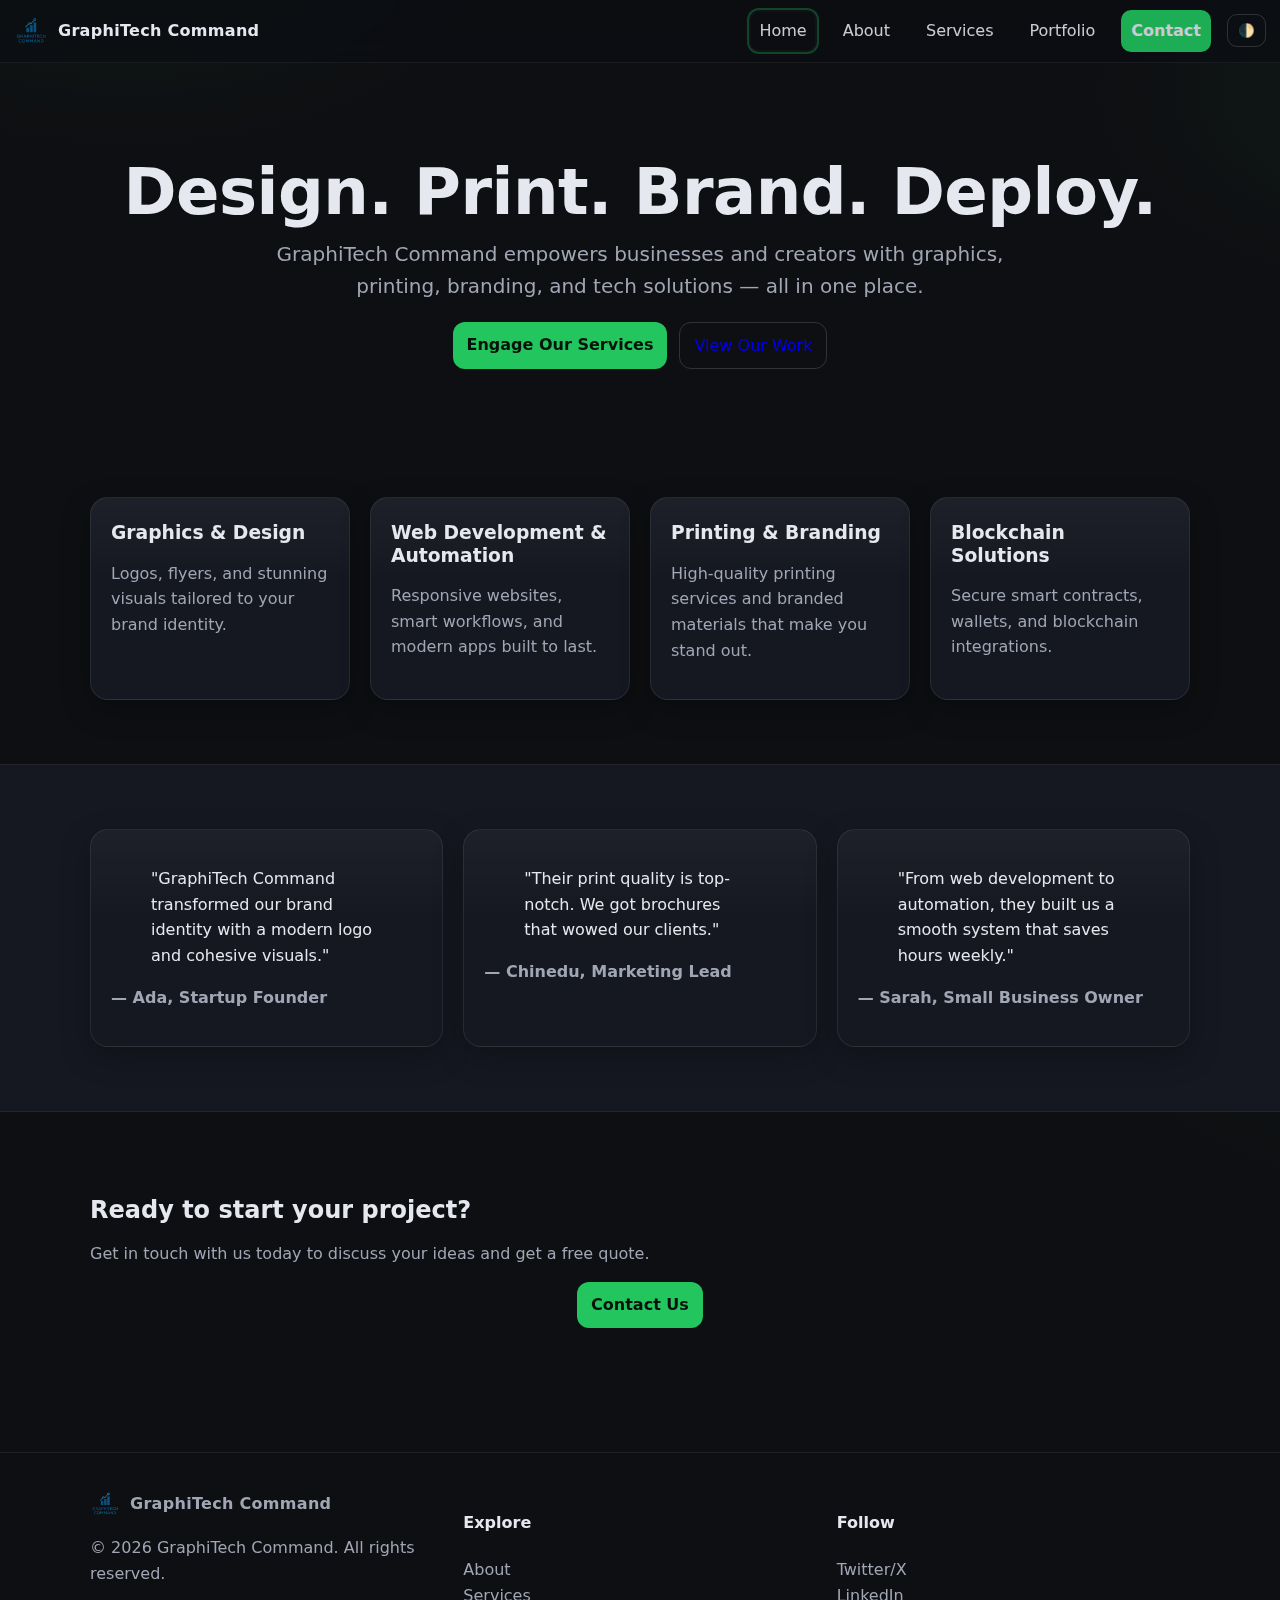
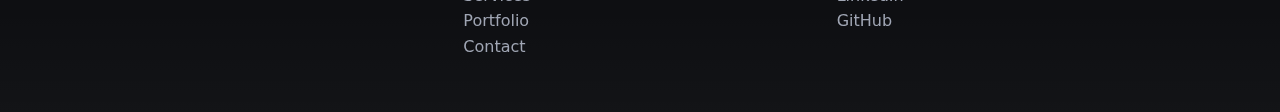
<file: index.html>
<!DOCTYPE html>
<html lang="en">
<head>
  <meta charset="utf-8" />
  <meta name="viewport" content="width=device-width, initial-scale=1" />
  <title>GraphiTech Command — Design. Print. Brand. Deploy.</title>
  <meta name="description" content="GraphiTech Command: graphics design, printing, branding, tutorials, services, and tools to design, build, and deploy modern solutions." />
  <meta name="keywords" content="graphics, design, printing, branding, web development, blockchain, automation, services, tools" />
  <link rel="canonical" href="https://www.yourwebsite.com/" />
  <link rel="stylesheet" href="assets/styles.css" />
  <link rel="icon" href="assets/logo.png" />
  <link rel="preconnect" href="https://fonts.googleapis.com">
  <link rel="preconnect" href="https://fonts.gstatic.com" crossorigin>
  <link href="https://fonts.googleapis.com/css2?family=Inter:wght@400;500;600;700&display=swap" rel="stylesheet">
</head>
<body>
  <header class="site-header">
    <a class="brand" href="index.html" aria-label="GraphiTech Command home">
      <img src="assets/logo.png" alt="GraphiTech Command logo" width="34" height="34" />
      <span>GraphiTech Command</span>
    </a>
    <nav id="main-nav" class="nav">
      <a href="index.html" class="active" aria-label="Home page" aria-current="page">Home</a>
      <a href="about.html" aria-label="About us page">About</a>
      <a href="services.html" aria-label="Our services page">Services</a>
      <a href="portfolio.html" aria-label="Portfolio page">Portfolio</a>
      <a href="contact.html" class="btn btn--primary" aria-label="Contact us page">Contact</a>
      <button id="themeToggle" class="icon-btn" aria-label="Toggle theme" title="Toggle theme">🌓</button>
    </nav>
    <button id="menuToggle" class="menu-toggle" aria-label="Toggle navigation" aria-expanded="false">☰</button>
  </header>

  <main>
    <section class="hero">
      <div class="container">
        <h1>Design. Print. Brand. Deploy.</h1>
        <p>GraphiTech Command empowers businesses and creators with graphics, printing, branding, and tech solutions — all in one place.</p>
        <div class="actions">
          <a href="services.html" class="btn btn--primary">Engage Our Services</a>
          <a href="portfolio.html" class="btn btn--ghost">View Our Work</a>
        </div>
      </div>
    </section>

    <section class="section">
      <div class="container grid cols-2">
        <div class="card">
          <h3>Graphics & Design</h3>
          <p class="muted">Logos, flyers, and stunning visuals tailored to your brand identity.</p>
        </div>
        <div class="card">
          <h3>Web Development & Automation</h3>
          <p class="muted">Responsive websites, smart workflows, and modern apps built to last.</p>
        </div>
        <div class="card">
          <h3>Printing & Branding</h3>
          <p class="muted">High-quality printing services and branded materials that make you stand out.</p>
        </div>
        <div class="card">
          <h3>Blockchain Solutions</h3>
          <p class="muted">Secure smart contracts, wallets, and blockchain integrations.</p>
        </div>
      </div>
    </section>

    <section class="section section--accent">
      <div class="container grid cols-3">
        <div class="card">
          <blockquote>"GraphiTech Command transformed our brand identity with a modern logo and cohesive visuals."</blockquote>
          <p class="muted"><strong>— Ada, Startup Founder</strong></p>
        </div>
        <div class="card">
          <blockquote>"Their print quality is top-notch. We got brochures that wowed our clients."</blockquote>
          <p class="muted"><strong>— Chinedu, Marketing Lead</strong></p>
        </div>
        <div class="card">
          <blockquote>"From web development to automation, they built us a smooth system that saves hours weekly."</blockquote>
          <p class="muted"><strong>— Sarah, Small Business Owner</strong></p>
        </div>
      </div>
    </section>

    <section class="section">
      <div class="container cta">
        <h2>Ready to start your project?</h2>
        <p class="muted">Get in touch with us today to discuss your ideas and get a free quote.</p>
        <div class="actions">
          <a href="contact.html" class="btn btn--primary">Contact Us</a>
        </div>
      </div>
    </section>
  </main>

  <footer class="site-footer">
    <div class="container footer-grid">
      <div>
        <a class="brand brand--footer" href="index.html" aria-label="GraphiTech Command home">
          <img src="assets/logo.png" alt="GraphiTech Command logo" width="30" height="30" />
          <span>GraphiTech Command</span>
        </a>
        <p>© <span id="year"></span> GraphiTech Command. All rights reserved.</p>
      </div>
      <div>
        <h4>Explore</h4>
        <ul>
          <li><a href="about.html">About</a></li>
          <li><a href="services.html">Services</a></li>
          <li><a href="portfolio.html">Portfolio</a></li>
          <li><a href="contact.html">Contact</a></li>
        </ul>
      </div>
      <div>
        <h4>Follow</h4>
        <ul>
          <li><a href="#" target="_blank" rel="noopener noreferrer">Twitter/X</a></li>
          <li><a href="#" target="_blank" rel="noopener noreferrer">LinkedIn</a></li>
          <li><a href="https://github.com/Great2008" target="_blank" rel="noopener noreferrer">GitHub</a></li>
        </ul>
      </div>
    </div>
  </footer>

  <script src="assets/script.js" defer></script>
</body>
</html>
</file>
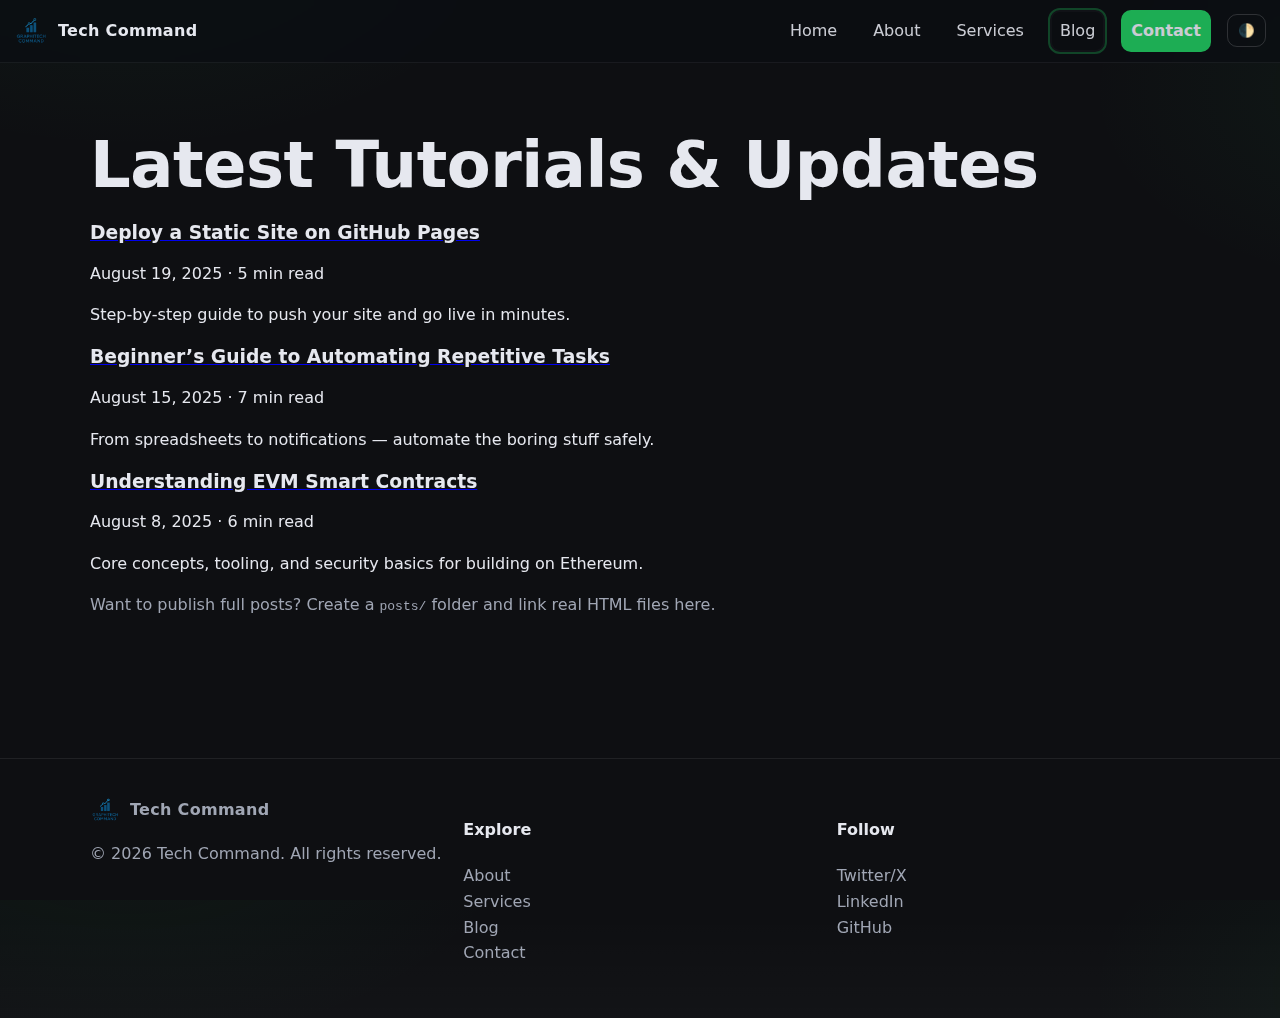
<file: blog.html>
<!DOCTYPE html>
<html lang="en">
<head>
  <meta charset="utf-8" />
  <meta name="viewport" content="width=device-width, initial-scale=1" />
  <title>Blog — Tech Command</title>
  <link rel="stylesheet" href="assets/styles.css" />
  <link rel="icon" href="assets/logo.png" />
</head>
<body>
  <header class="site-header">
    <a class="brand" href="index.html">
      <img src="assets/logo.png" alt="Tech Command logo" />
      <span>Tech Command</span>
    </a>
    <nav id="nav" class="nav">
      <a href="index.html">Home</a>
      <a href="about.html">About</a>
      <a href="services.html">Services</a>
      <a href="blog.html" class="active">Blog</a>
      <a href="contact.html" class="btn btn--primary">Contact</a>
      <button id="themeToggle" class="icon-btn" aria-label="Toggle theme" title="Toggle theme">🌓</button>
    </nav>
    <button id="menuToggle" class="menu-toggle" aria-label="Toggle navigation" aria-expanded="false">☰</button>
  </header>

  <main class="container section">
    <h1>Latest Tutorials & Updates</h1>

    <div class="posts">
      <article class="post">
        <a href="#">
          <h3>Deploy a Static Site on GitHub Pages</h3>
        </a>
        <p class="meta">August 19, 2025 · 5 min read</p>
        <p>Step‑by‑step guide to push your site and go live in minutes.</p>
      </article>

      <article class="post">
        <a href="#">
          <h3>Beginner’s Guide to Automating Repetitive Tasks</h3>
        </a>
        <p class="meta">August 15, 2025 · 7 min read</p>
        <p>From spreadsheets to notifications — automate the boring stuff safely.</p>
      </article>

      <article class="post">
        <a href="#">
          <h3>Understanding EVM Smart Contracts</h3>
        </a>
        <p class="meta">August 8, 2025 · 6 min read</p>
        <p>Core concepts, tooling, and security basics for building on Ethereum.</p>
      </article>
    </div>

    <p class="muted">Want to publish full posts? Create a <code>posts/</code> folder and link real HTML files here.</p>
  </main>

  <footer class="site-footer">
    <div class="container footer-grid">
      <div>
        <a class="brand brand--footer" href="index.html">
          <img src="assets/logo.png" alt="Tech Command logo" />
          <span>Tech Command</span>
        </a>
        <p>© <span id="year"></span> Tech Command. All rights reserved.</p>
      </div>
      <div>
        <h4>Explore</h4>
        <ul>
          <li><a href="about.html">About</a></li>
          <li><a href="services.html">Services</a></li>
          <li><a href="blog.html">Blog</a></li>
          <li><a href="contact.html">Contact</a></li>
        </ul>
      </div>
      <div>
        <h4>Follow</h4>
        <ul>
          <li><a href="#">Twitter/X</a></li>
          <li><a href="#">LinkedIn</a></li>
          <li><a href="#">GitHub</a></li>
        </ul>
      </div>
    </div>
  </footer>

  <script src="assets/script.js"></script>
</body>
</html>
</file>
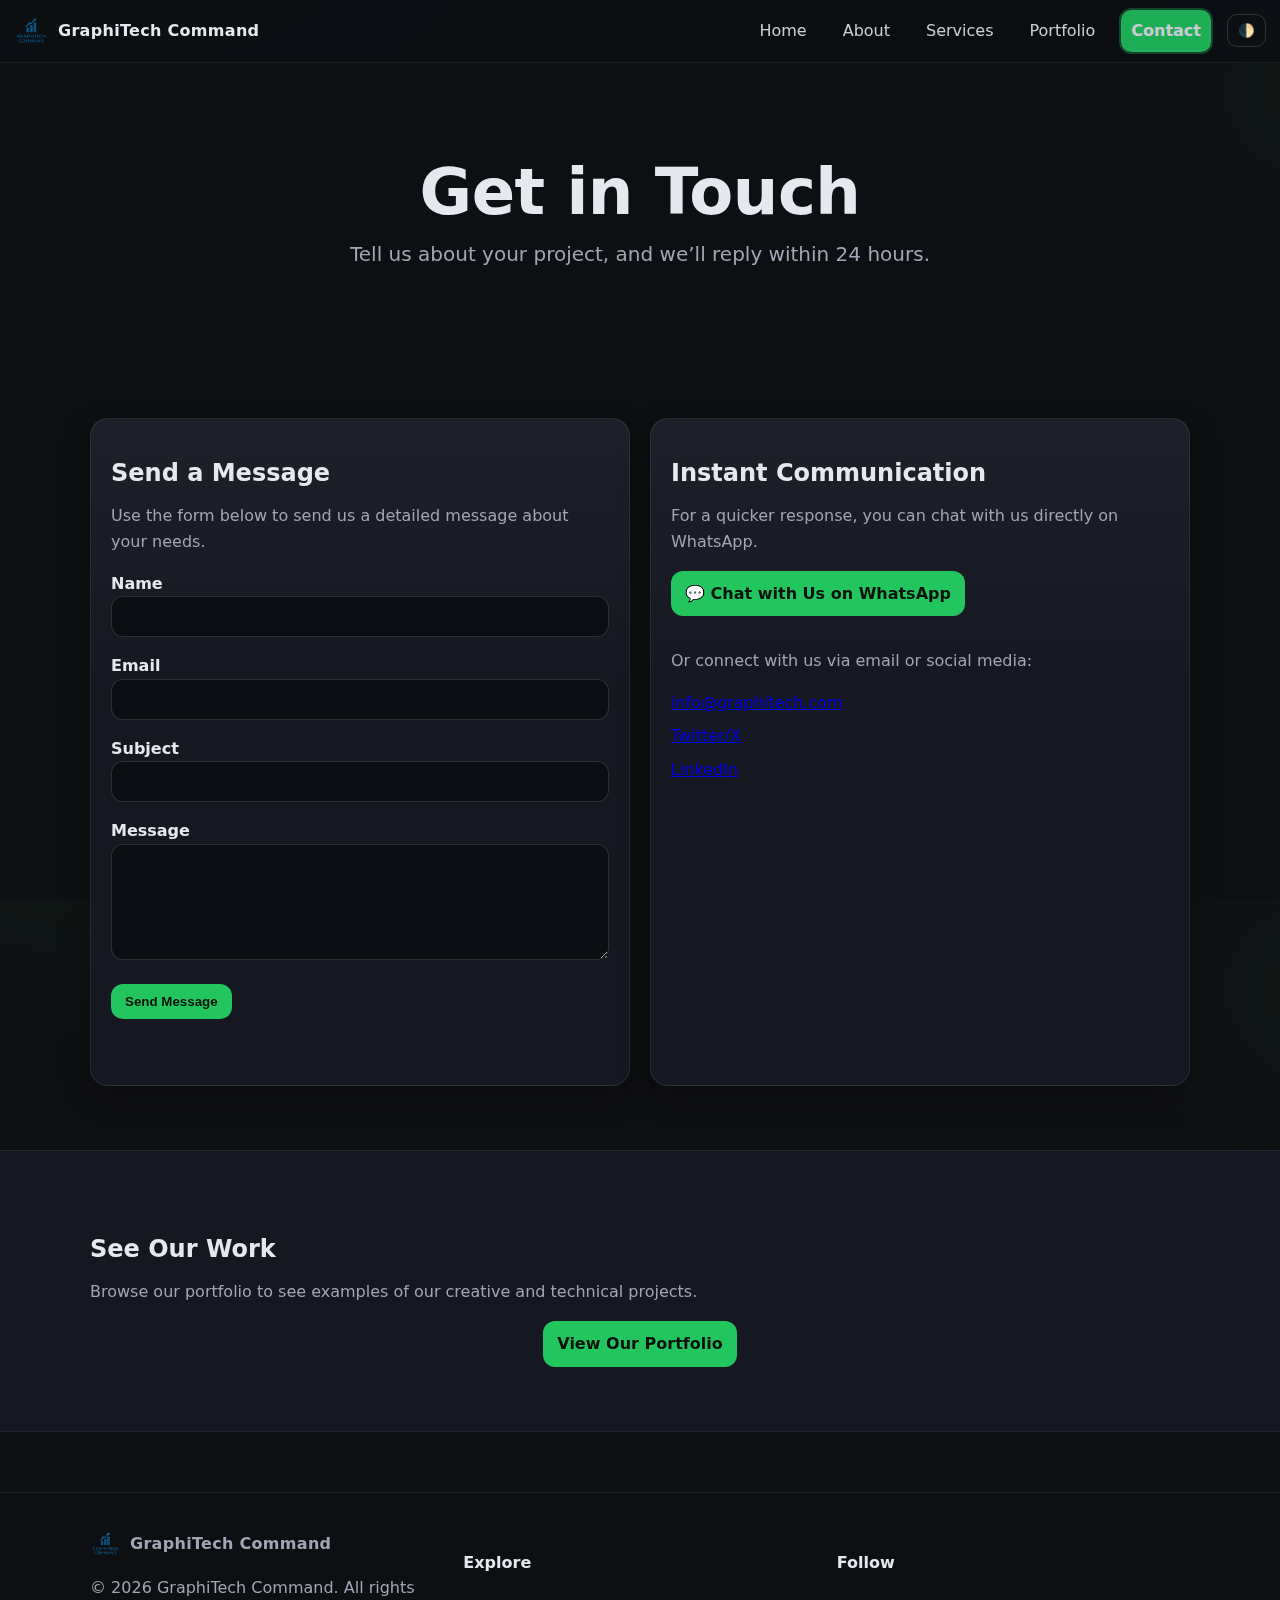
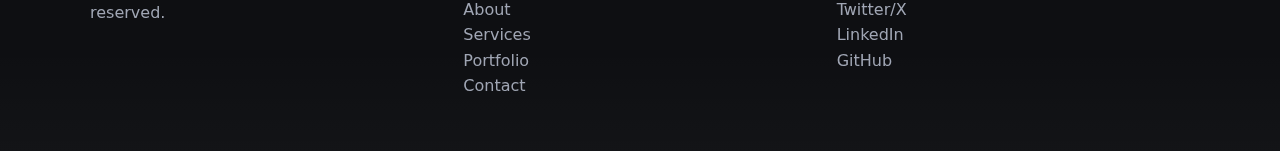
<file: contact.html>
<!DOCTYPE html>
<html lang="en">
<head>
  <meta charset="utf-8" />
  <meta name="viewport" content="width=device-width, initial-scale=1" />
  <title>Contact — GraphiTech Command</title>
  <meta name="description" content="Contact GraphiTech Command for your graphics, branding, and tech needs. Reach out via our contact form or chat with us instantly on WhatsApp." />
  <meta name="keywords" content="contact, contact form, WhatsApp, chat, email, phone number, GraphiTech Command, get a quote" />
  <link rel="canonical" href="https://www.yourwebsite.com/contact.html" />
  <link rel="stylesheet" href="assets/styles.css" />
  <link rel="icon" href="assets/logo.png" />
  <link rel="preconnect" href="https://fonts.googleapis.com">
  <link rel="preconnect" href="https://fonts.gstatic.com" crossorigin>
  <link href="https://fonts.googleapis.com/css2?family=Inter:wght@400;500;600;700&display=swap" rel="stylesheet">
</head>
<body>
  <header class="site-header">
    <a class="brand" href="index.html" aria-label="GraphiTech Command home">
      <img src="assets/logo.png" alt="GraphiTech Command logo" width="34" height="34" />
      <span>GraphiTech Command</span>
    </a>
    <nav id="main-nav" class="nav">
      <a href="index.html" aria-label="Home page">Home</a>
      <a href="about.html" aria-label="About us page">About</a>
      <a href="services.html" aria-label="Our services page">Services</a>
      <a href="portfolio.html" aria-label="Portfolio page">Portfolio</a>
      <a href="contact.html" class="active btn btn--primary" aria-label="Contact us page" aria-current="page">Contact</a>
      <button id="themeToggle" class="icon-btn" aria-label="Toggle theme" title="Toggle theme">🌓</button>
    </nav>
    <button id="menuToggle" class="menu-toggle" aria-label="Toggle navigation" aria-expanded="false">☰</button>
  </header>

  <main>
    <section class="hero hero--small">
      <div class="container">
        <h1>Get in Touch</h1>
        <p class="muted">
          Tell us about your project, and we’ll reply within 24 hours.
        </p>
      </div>
    </section>

    <section class="section">
      <div class="container grid cols-2">
        <div class="card">
          <h2>Send a Message</h2>
          <p class="muted">
            Use the form below to send us a detailed message about your needs.
          </p>
          <form id="contactForm" class="form" action="https://formspree.io/f/mblkyqyr" method="POST" novalidate>
            <label for="name">
              Name
              <input type="text" name="name" id="name" required />
            </label>
            <label for="email">
              Email
              <input type="email" name="email" id="email" required />
            </label>
            <label for="subject">
              Subject
              <input type="text" name="subject" id="subject" required />
            </label>
            <label for="message">
              Message
              <textarea name="message" id="message" rows="6" required></textarea>
            </label>
            
            <input type="hidden" name="_subject" value="New message from GraphiTech Command" />
            <button type="submit" class="btn btn--primary">Send Message</button>
            <p class="form-msg" id="contactMsg" role="status" aria-live="polite"></p>
          </form>
        </div>
        
        <div class="card">
          <h2>Instant Communication</h2>
          <p class="muted">
            For a quicker response, you can chat with us directly on WhatsApp.
          </p>
          <a href="https://wa.me/message/2WH6NHHG6JVNP1" target="_blank" rel="noopener noreferrer" class="btn btn--primary">
            💬 Chat with Us on WhatsApp
          </a>
          <p class="muted" style="margin-top: 2rem;">
            Or connect with us via email or social media:
          </p>
          <ul class="contact-list">
            <li><a href="mailto:info@graphitech.com">info@graphitech.com</a></li>
            <li><a href="#" target="_blank" rel="noopener noreferrer">Twitter/X</a></li>
            <li><a href="#" target="_blank" rel="noopener noreferrer">LinkedIn</a></li>
          </ul>
        </div>
      </div>
    </section>
    
    <section class="section section--accent">
      <div class="container cta">
        <h2>See Our Work</h2>
        <p class="muted">
          Browse our portfolio to see examples of our creative and technical projects.
        </p>
        <div class="actions">
          <a href="portfolio.html" class="btn btn--primary">View Our Portfolio</a>
        </div>
      </div>
    </section>
  </main>

  <footer class="site-footer">
    <div class="container footer-grid">
      <div>
        <a class="brand brand--footer" href="index.html" aria-label="GraphiTech Command home">
          <img src="assets/logo.png" alt="GraphiTech Command logo" width="30" height="30" />
          <span>GraphiTech Command</span>
        </a>
        <p>© <span id="year"></span> GraphiTech Command. All rights reserved.</p>
      </div>
      <div>
        <h4>Explore</h4>
        <ul>
          <li><a href="about.html">About</a></li>
          <li><a href="services.html">Services</a></li>
          <li><a href="portfolio.html">Portfolio</a></li>
          <li><a href="contact.html">Contact</a></li>
        </ul>
      </div>
      <div>
        <h4>Follow</h4>
        <ul>
          <li><a href="#" target="_blank" rel="noopener noreferrer">Twitter/X</a></li>
          <li><a href="#" target="_blank" rel="noopener noreferrer">LinkedIn</a></li>
          <li><a href="https://github.com/Great2008" target="_blank" rel="noopener noreferrer">GitHub</a></li>
        </ul>
      </div>
    </div>
  </footer>

  <script src="assets/script.js" defer></script>
</body>
</html>
</file>
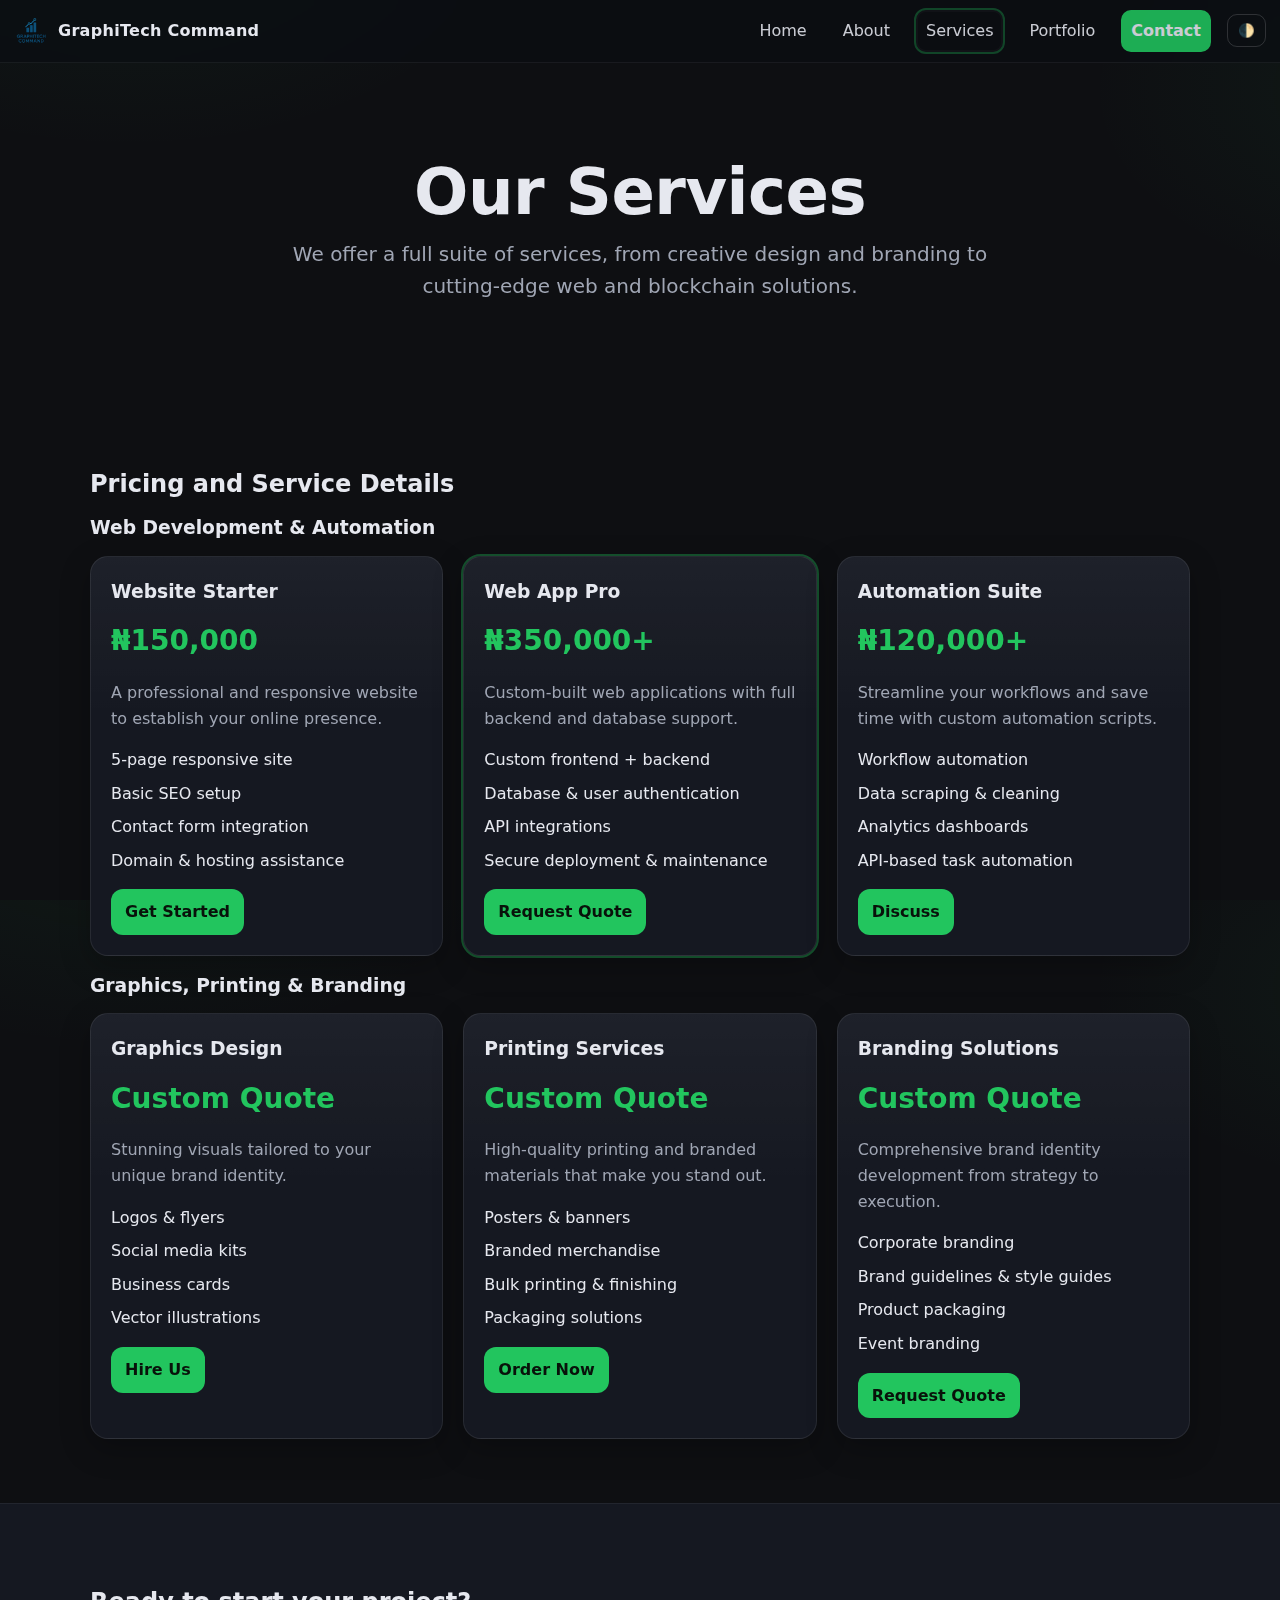
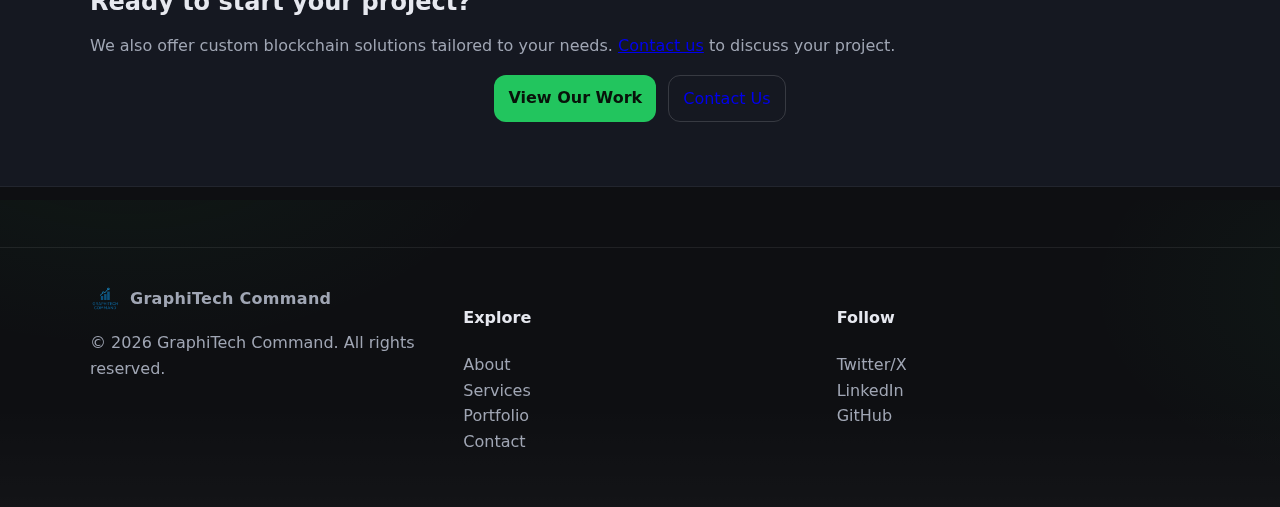
<file: services.html>
<!DOCTYPE html>
<html lang="en">
<head>
  <meta charset="utf-8" />
  <meta name="viewport" content="width=device-width, initial-scale=1" />
  <title>Services — GraphiTech Command</title>
  <meta name="description" content="Explore the comprehensive services offered by GraphiTech Command, including web development, graphics design, printing, branding, and blockchain solutions." />
  <meta name="keywords" content="services, web development, graphics design, printing, branding, blockchain, automation, website, pricing" />
  <link rel="canonical" href="https://www.yourwebsite.com/services.html" />
  <link rel="stylesheet" href="assets/styles.css" />
  <link rel="icon" href="assets/logo.png" />
  <link rel="preconnect" href="https://fonts.googleapis.com">
  <link rel="preconnect" href="https://fonts.gstatic.com" crossorigin>
  <link href="https://fonts.googleapis.com/css2?family=Inter:wght@400;500;600;700&display=swap" rel="stylesheet">
</head>
<body>
  <header class="site-header">
    <a class="brand" href="index.html" aria-label="GraphiTech Command home">
      <img src="assets/logo.png" alt="GraphiTech Command logo" width="34" height="34" />
      <span>GraphiTech Command</span>
    </a>
    <nav id="main-nav" class="nav">
      <a href="index.html" aria-label="Home page">Home</a>
      <a href="about.html" aria-label="About us page">About</a>
      <a href="services.html" class="active" aria-label="Our services page" aria-current="page">Services</a>
      <a href="portfolio.html" aria-label="Portfolio page">Portfolio</a>
      <a href="contact.html" class="btn btn--primary" aria-label="Contact us page">Contact</a>
      <button id="themeToggle" class="icon-btn" aria-label="Toggle theme" title="Toggle theme">🌓</button>
    </nav>
    <button id="menuToggle" class="menu-toggle" aria-label="Toggle navigation" aria-expanded="false">☰</button>
  </header>

  <main>
    <section class="hero hero--small">
      <div class="container">
        <h1>Our Services</h1>
        <p class="muted">
          We offer a full suite of services, from creative design and branding to cutting-edge web and blockchain solutions.
        </p>
      </div>
    </section>

    <section class="section">
      <div class="container">
        <h2 class="visually-hidden">Pricing and Service Details</h2>
        
        <h3 class="section-title">Web Development & Automation</h3>
        <div class="grid cols-3">
          <div class="card price">
            <h3>Website Starter</h3>
            <p class="price__value">₦150,000</p>
            <p class="muted">A professional and responsive website to establish your online presence.</p>
            <ul>
              <li>5-page responsive site</li>
              <li>Basic SEO setup</li>
              <li>Contact form integration</li>
              <li>Domain & hosting assistance</li>
            </ul>
            <a href="https://wa.me/message/2WH6NHHG6JVNP1" class="btn btn--primary">Get Started</a>
          </div>
          <div class="card price price--featured">
            <h3>Web App Pro</h3>
            <p class="price__value">₦350,000+</p>
            <p class="muted">Custom-built web applications with full backend and database support.</p>
            <ul>
              <li>Custom frontend + backend</li>
              <li>Database & user authentication</li>
              <li>API integrations</li>
              <li>Secure deployment & maintenance</li>
            </ul>
            <a href="https://wa.me/message/2WH6NHHG6JVNP1" class="btn btn--primary">Request Quote</a>
          </div>
          <div class="card price">
            <h3>Automation Suite</h3>
            <p class="price__value">₦120,000+</p>
            <p class="muted">Streamline your workflows and save time with custom automation scripts.</p>
            <ul>
              <li>Workflow automation</li>
              <li>Data scraping & cleaning</li>
              <li>Analytics dashboards</li>
              <li>API-based task automation</li>
            </ul>
            <a href="https://wa.me/message/2WH6NHHG6JVNP1" class="btn btn--primary">Discuss</a>
          </div>
        </div>

        <h3 class="section-title">Graphics, Printing & Branding</h3>
        <div class="grid cols-3">
          <div class="card price">
            <h3>Graphics Design</h3>
            <p class="price__value">Custom Quote</p>
            <p class="muted">Stunning visuals tailored to your unique brand identity.</p>
            <ul>
              <li>Logos & flyers</li>
              <li>Social media kits</li>
              <li>Business cards</li>
              <li>Vector illustrations</li>
            </ul>
            <a href="https://wa.me/message/2WH6NHHG6JVNP1" class="btn btn--primary">Hire Us</a>
          </div>
          <div class="card price">
            <h3>Printing Services</h3>
            <p class="price__value">Custom Quote</p>
            <p class="muted">High-quality printing and branded materials that make you stand out.</p>
            <ul>
              <li>Posters & banners</li>
              <li>Branded merchandise</li>
              <li>Bulk printing & finishing</li>
              <li>Packaging solutions</li>
            </ul>
            <a href="https://wa.me/message/2WH6NHHG6JVNP1" class="btn btn--primary">Order Now</a>
          </div>
          <div class="card price">
            <h3>Branding Solutions</h3>
            <p class="price__value">Custom Quote</p>
            <p class="muted">Comprehensive brand identity development from strategy to execution.</p>
            <ul>
              <li>Corporate branding</li>
              <li>Brand guidelines & style guides</li>
              <li>Product packaging</li>
              <li>Event branding</li>
            </ul>
            <a href="https://wa.me/message/2WH6NHHG6JVNP1" class="btn btn--primary">Request Quote</a>
          </div>
        </div>
      </div>
    </section>

    <section class="section section--accent">
      <div class="container cta">
        <h2>Ready to start your project?</h2>
        <p class="muted">We also offer custom blockchain solutions tailored to your needs. <a href="contact.html">Contact us</a> to discuss your project.</p>
        <div class="actions">
          <a href="portfolio.html" class="btn btn--primary">View Our Work</a>
          <a href="contact.html" class="btn btn--ghost">Contact Us</a>
        </div>
      </div>
    </section>
  </main>

  <footer class="site-footer">
    <div class="container footer-grid">
      <div>
        <a class="brand brand--footer" href="index.html" aria-label="GraphiTech Command home">
          <img src="assets/logo.png" alt="GraphiTech Command logo" width="30" height="30" />
          <span>GraphiTech Command</span>
        </a>
        <p>© <span id="year"></span> GraphiTech Command. All rights reserved.</p>
      </div>
      <div>
        <h4>Explore</h4>
        <ul>
          <li><a href="about.html">About</a></li>
          <li><a href="services.html">Services</a></li>
          <li><a href="portfolio.html">Portfolio</a></li>
          <li><a href="contact.html">Contact</a></li>
        </ul>
      </div>
      <div>
        <h4>Follow</h4>
        <ul>
          <li><a href="#" target="_blank" rel="noopener noreferrer">Twitter/X</a></li>
          <li><a href="#" target="_blank" rel="noopener noreferrer">LinkedIn</a></li>
          <li><a href="https://github.com/Great2008" target="_blank" rel="noopener noreferrer">GitHub</a></li>
        </ul>
      </div>
    </div>
  </footer>

  <script src="assets/script.js" defer></script>
</body>
</html>
</file>
<file: assets/styles.css>
/* ====================================
   GraphiTech Command – Global Styles
   ==================================== */

/* --- 1. Variables and Base Styles --- */
:root {
  /* Color Palette */
  --bg: #0e0f12;
  --surface: #151821;
  --text: #e6e8ef;
  --muted: #a0a6b4;
  --accent: #22c55e;
  --ring: rgba(34, 197, 94, 0.35);
  
  /* Spacing */
  --space-sm: 8px;
  --space-md: 16px;
  --space-lg: 20px;
  --space-xl: 36px;
  --section-padding: 64px;
  
  /* Font Families */
  --font-sans: ui-sans-serif, system-ui, -apple-system, Segoe UI, Roboto, Inter, "Helvetica Neue", Arial, "Noto Sans", "Apple Color Emoji", "Segoe UI Emoji";
  
  /* Shadows */
  --shadow: 0 10px 30px rgba(0,0,0,.25);
}

/* Light theme */
:root.light {
  --bg: #ffffff;
  --surface: #f4f6fb;
  --text: #0b1020;
  --muted: #475069;
  --ring: rgba(34, 197, 94, 0.15);
}

/* Base Styles */
* { box-sizing: border-box; }
html, body { height: 100%; }
body {
  margin: 0;
  font-family: var(--font-sans);
  color: var(--text);
  background: radial-gradient(1000px 600px at 10% -10%, rgba(34,197,94,.06), transparent 40%),
              radial-gradient(800px 500px at 110% 10%, rgba(34,197,94,.05), transparent 40%),
              var(--bg);
  line-height: 1.6;
  transition: background 0.3s, color 0.3s;
}

h1, h2, h3 { color: var(--text); line-height: 1.2; margin-bottom: var(--space-md); }
h1 { font-size: clamp(36px, 6vw, 64px); letter-spacing: -0.5px; margin: 0 0 12px; }

/* General Layout */
.container { width: min(1100px, 92%); margin: 0 auto; }
.section { padding: var(--section-padding) 0; }
.section--accent { 
  background: var(--surface); 
  border-top: 1px solid rgba(255,255,255,.06); 
  border-bottom: 1px solid rgba(255,255,255,.06); 
}
:root.light .section--accent {
  border-top: 1px solid rgba(0,0,0,.06);
  border-bottom: 1px solid rgba(0,0,0,.06);
}

/* --- 2. Header and Navigation --- */
.site-header { 
  position: sticky; 
  top: 0; 
  z-index: 50; 
  backdrop-filter: saturate(140%) blur(8px); 
  background: rgba(10,12,16,.6); 
  border-bottom: 1px solid rgba(255,255,255,.06); 
  padding: 10px 14px; 
  display: flex; 
  align-items: center; 
  gap: 12px; 
}
:root.light .site-header { background: rgba(255,255,255,.7); border-bottom: 1px solid rgba(0,0,0,.06); }

.brand { 
  display: inline-flex; 
  align-items: center; 
  gap: 10px; 
  text-decoration: none; 
  color: var(--text); 
  font-weight: 700; 
  letter-spacing: .3px; 
}
.brand img { 
  width: 34px; 
  height: 34px; 
  object-fit: contain; 
  border-radius: 8px; 
}

.nav { margin-left: auto; display: flex; align-items: center; gap: 16px; }
.nav a { 
  color: var(--text); 
  text-decoration: none; 
  opacity: .88; 
  padding: 8px 10px; 
  border-radius: 10px; 
  transition: background 0.2s, opacity 0.2s;
}
.nav a:hover { background: rgba(255,255,255,.06); opacity: 1; }
.nav a.active { outline: 2px solid var(--ring); box-shadow: 0 0 0 2px rgba(255,255,255,.03) inset; }

.menu-toggle { 
  display: none; 
  margin-left: auto; 
  background: transparent; 
  color: var(--text); 
  border: 1px solid rgba(255,255,255,.15); 
  padding: 8px 12px; 
  border-radius: 10px; 
}

.icon-btn { 
  background: transparent; 
  border: 1px solid rgba(255,255,255,.15); 
  padding: 8px 10px; 
  border-radius: 10px; 
  cursor: pointer;
  color: var(--text);
  transition: background 0.2s, border-color 0.2s;
}

@media (max-width: 860px) {
  .nav { 
    display: none; 
    position: absolute; 
    right: 14px; 
    top: 58px; 
    flex-direction: column; 
    align-items: stretch; 
    background: var(--surface); 
    padding: 10px; 
    border-radius: 14px; 
    box-shadow: var(--shadow); 
    width: min(260px, 92vw); 
  }
  .nav.open { display: flex; }
  .menu-toggle { display: inline-block; }
}

/* --- 3. Main Content Sections --- */
.hero { padding: 96px 0 64px; text-align: center; }
.hero h1 { font-size: clamp(36px, 6vw, 64px); line-height: 1.05; margin: 0 0 12px; letter-spacing: -0.5px; }
.hero p { margin: 0 auto var(--space-lg); max-width: 760px; color: var(--muted); font-size: clamp(16px, 1.6vw, 20px); }
.actions { display: flex; gap: 12px; justify-content: center; flex-wrap: wrap; }

.grid { display: grid; gap: var(--space-lg); }
.cols-2 { grid-template-columns: repeat(auto-fit, minmax(260px, 1fr)); }
.cols-3 { grid-template-columns: repeat(auto-fit, minmax(220px, 1fr)); }

/* --- 4. Cards and Pricing --- */
.card { 
  background: linear-gradient(180deg, rgba(255,255,255,.04), transparent 40%), var(--surface); 
  border: 1px solid rgba(255,255,255,.08); 
  border-radius: 18px; 
  padding: var(--space-lg); 
  box-shadow: var(--shadow); 
  transition: transform 0.3s, box-shadow 0.3s;
}
:root.light .card {
  background: var(--surface);
  border: 1px solid rgba(0,0,0,.08);
  box-shadow: 0 4px 15px rgba(0,0,0,.05);
}
.card:hover { transform: translateY(-5px); box-shadow: 0 15px 40px rgba(0,0,0,.35); }

.card h3 { margin-top: 4px; }
.card ul { list-style: none; padding: 0; }
.card li { margin-bottom: 0.5rem; }

.price { text-align: left; }
.price__value { font-size: 28px; font-weight: 800; margin: 8px 0 10px; color: var(--accent); }
.price--featured { outline: 2px solid var(--ring); }

/* --- 5. Forms --- */
.form label { 
  display: block; 
  margin-bottom: var(--space-md); 
  font-weight: 600; 
}
.form input, .form textarea {
  width: 100%;
  background: #0b0d12;
  color: var(--text);
  border: 1px solid rgba(255,255,255,.14);
  border-radius: 12px;
  padding: 12px 14px;
}
:root.light .form input, :root.light .form textarea { 
  background: #fff; 
  border-color: #e6e8ef; 
}
.form input:focus, .form textarea:focus { 
  outline: 2px solid var(--ring); 
  box-shadow: 0 0 0 2px rgba(255,255,255,.03) inset; 
}
.form textarea { resize: vertical; }

.inline-form { 
  display: flex; 
  gap: 10px; 
  flex-wrap: wrap; 
  align-items: center;
  justify-content: center;
}
.inline-form input { border-radius: 12px 0 0 12px; }
.inline-form button { border-radius: 0 12px 12px 0; }
.form-msg { 
  margin-top: 10px; 
  min-height: 20px; 
  color: var(--accent); 
  font-weight: 600; 
}

/* --- 6. Buttons --- */
.btn { 
  display: inline-block; 
  padding: 10px 14px; 
  border-radius: 12px; 
  text-decoration: none; 
  border: 1px solid rgba(255,255,255,.15); 
  transition: background 0.2s, color 0.2s, border-color 0.2s;
}
.btn--primary { 
  background: var(--accent); 
  color: #08120a; 
  font-weight: 700; 
  border: none; 
}
.btn--primary:hover { background: #16a34a; }
.btn--ghost { background: transparent; }

/* --- 7. Footer --- */
.site-footer { 
  border-top: 1px solid rgba(255,255,255,.06); 
  padding: var(--space-xl) 0; 
  margin-top: 60px; 
  background: linear-gradient(0deg, rgba(255,255,255,.02), transparent 40%); 
}
:root.light .site-footer { border-top: 1px solid rgba(0,0,0,.06); }

.footer-grid { 
  display: grid; 
  grid-template-columns: repeat(auto-fit, minmax(220px, 1fr)); 
  gap: var(--space-lg); 
}
.brand--footer { 
  margin-bottom: var(--space-md); 
  display: flex;
  align-items: center;
  gap: 10px;
}
.brand--footer img { width: 30px; height: 30px; }
.site-footer ul { list-style: none; padding: 0; }
.site-footer a { 
  color: var(--muted); 
  text-decoration: none;
  transition: color 0.2s;
}
.site-footer a:hover { color: var(--text); }
.site-footer p { color: var(--muted); }

/* --- 8. Utility Classes --- */
.muted { color: var(--muted); }
</file>
